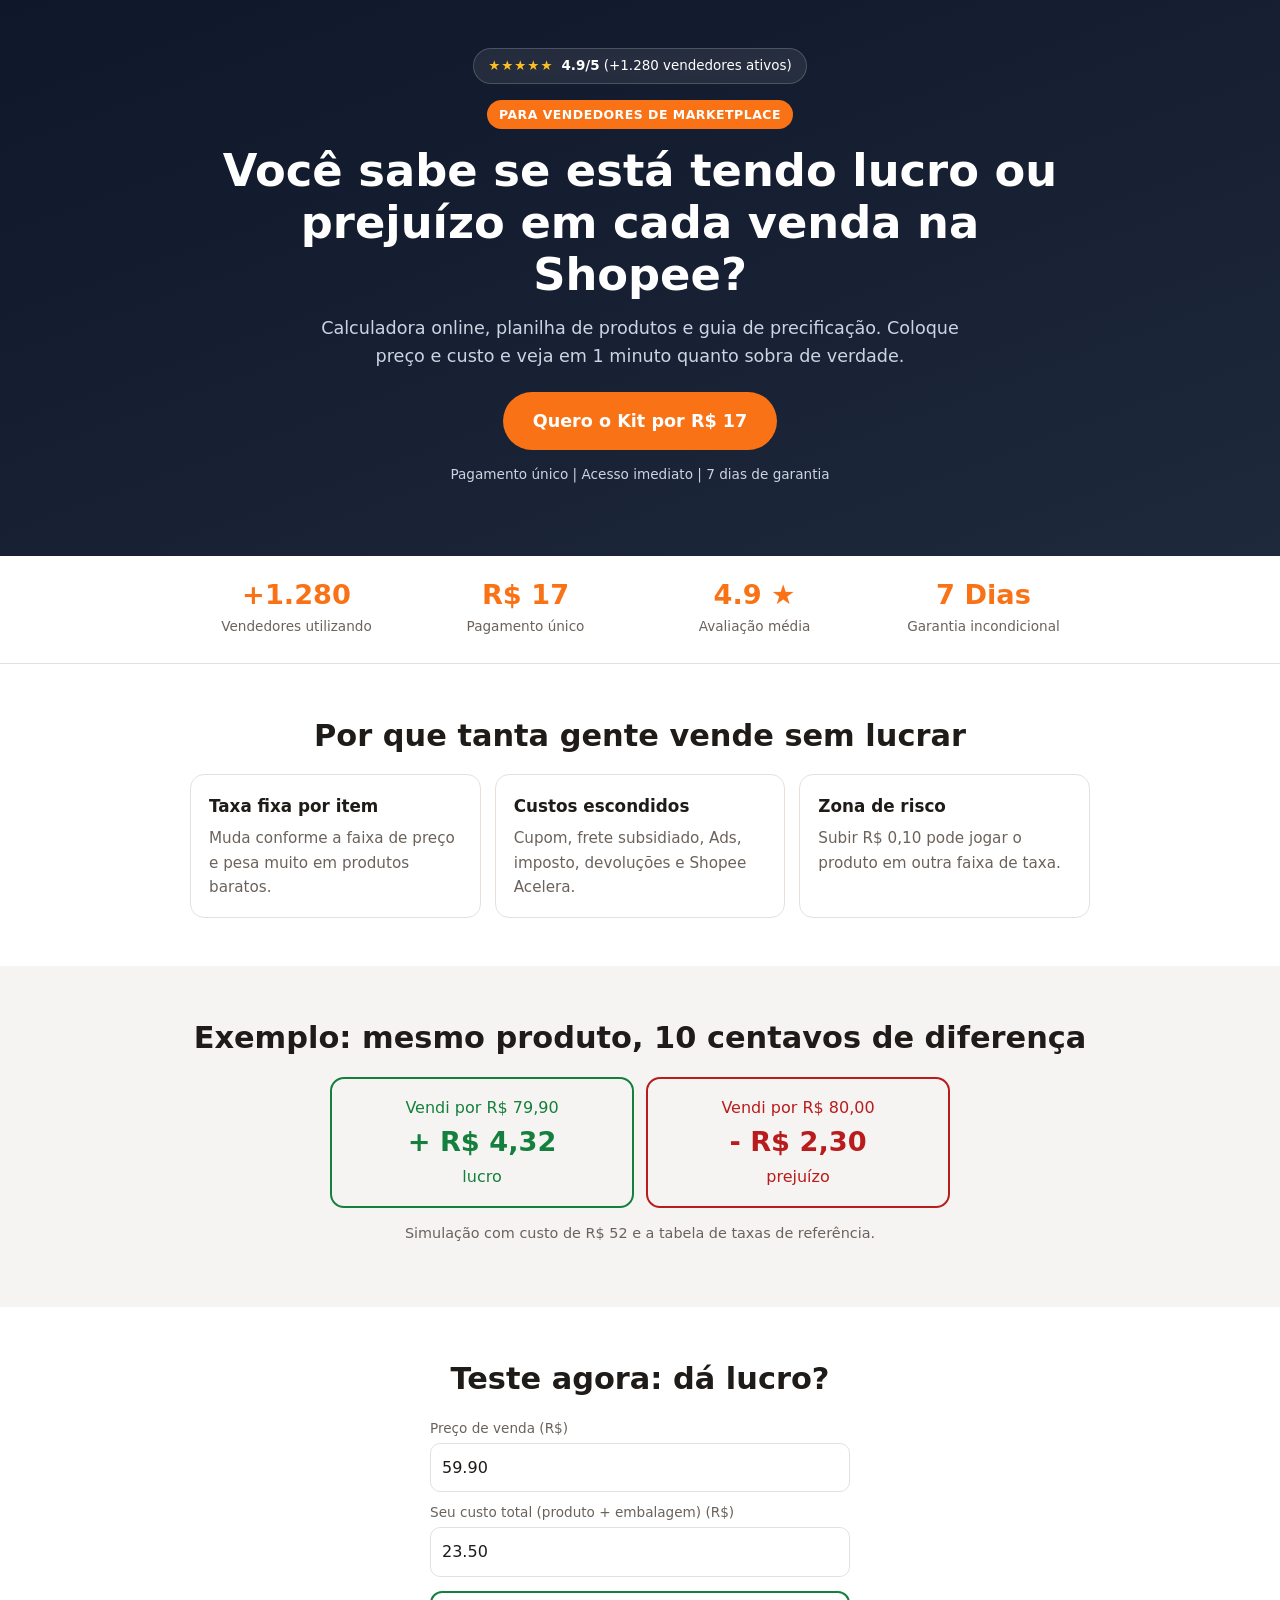
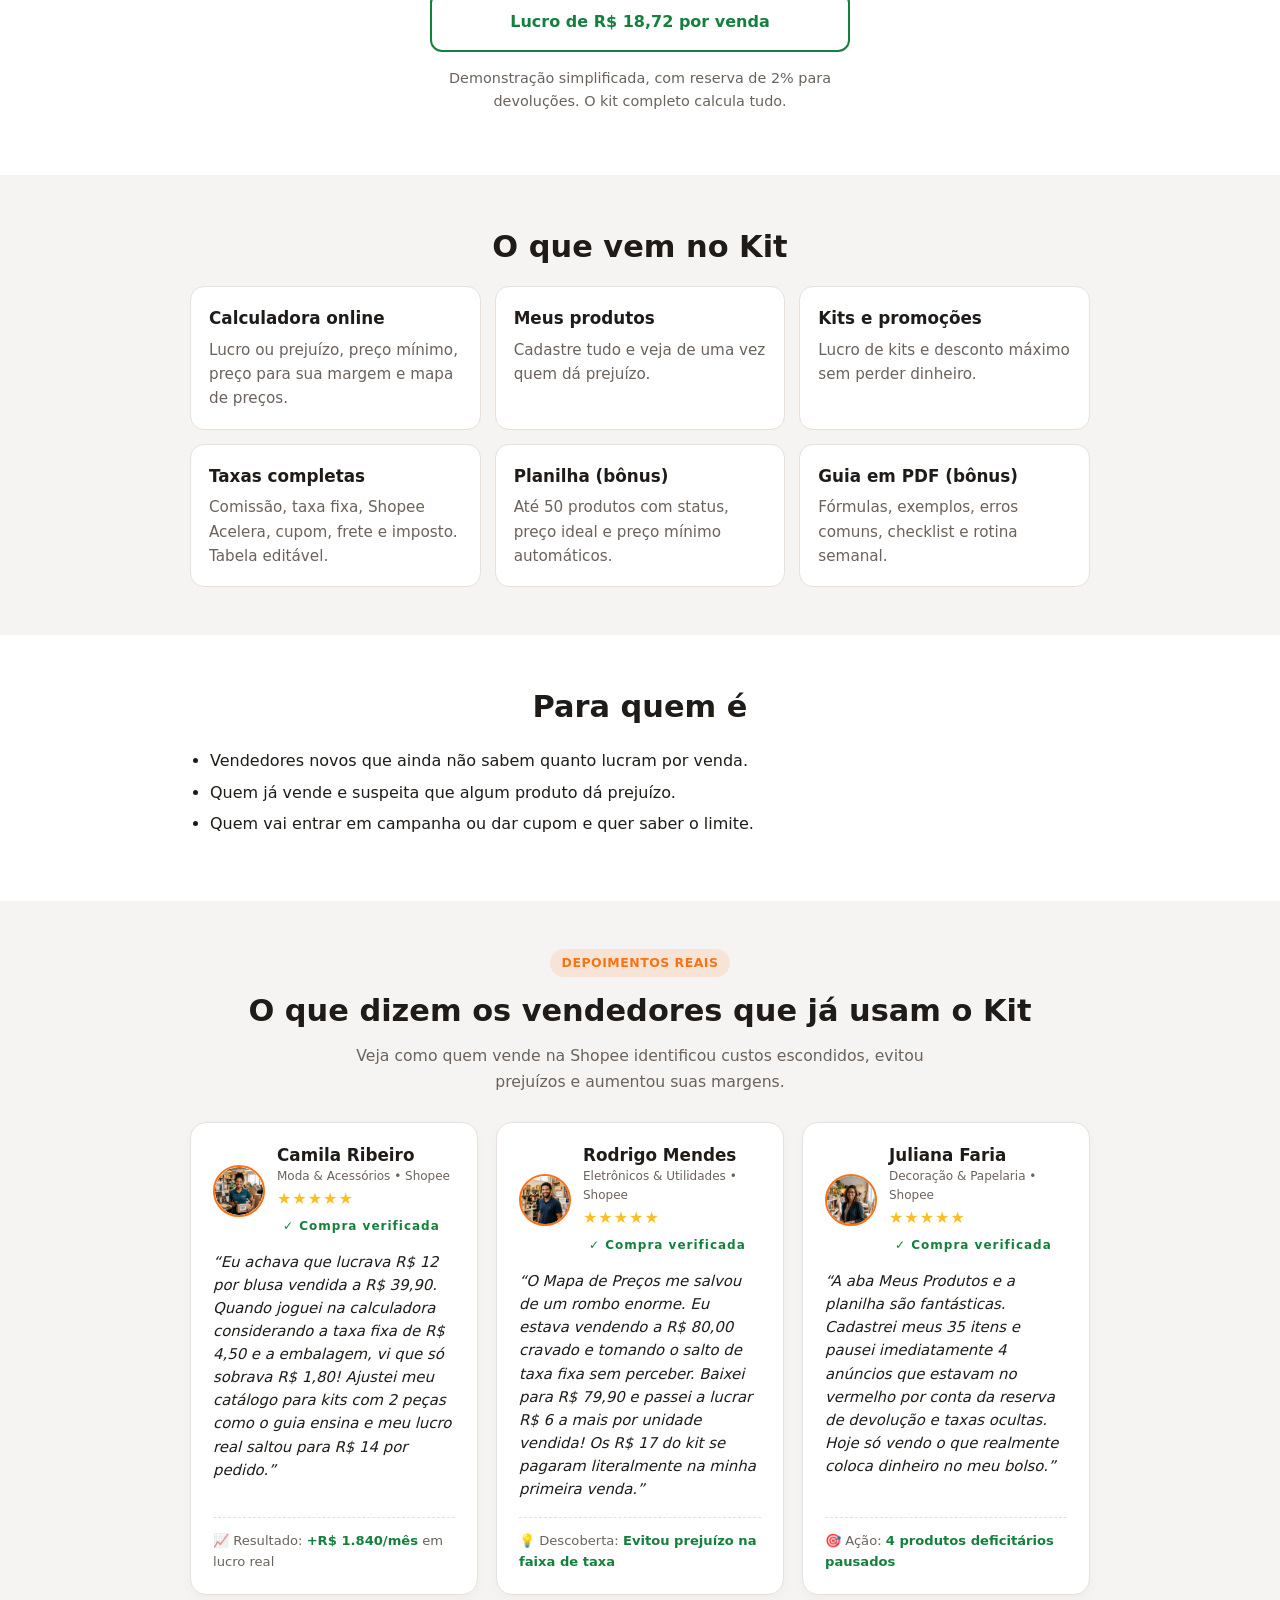
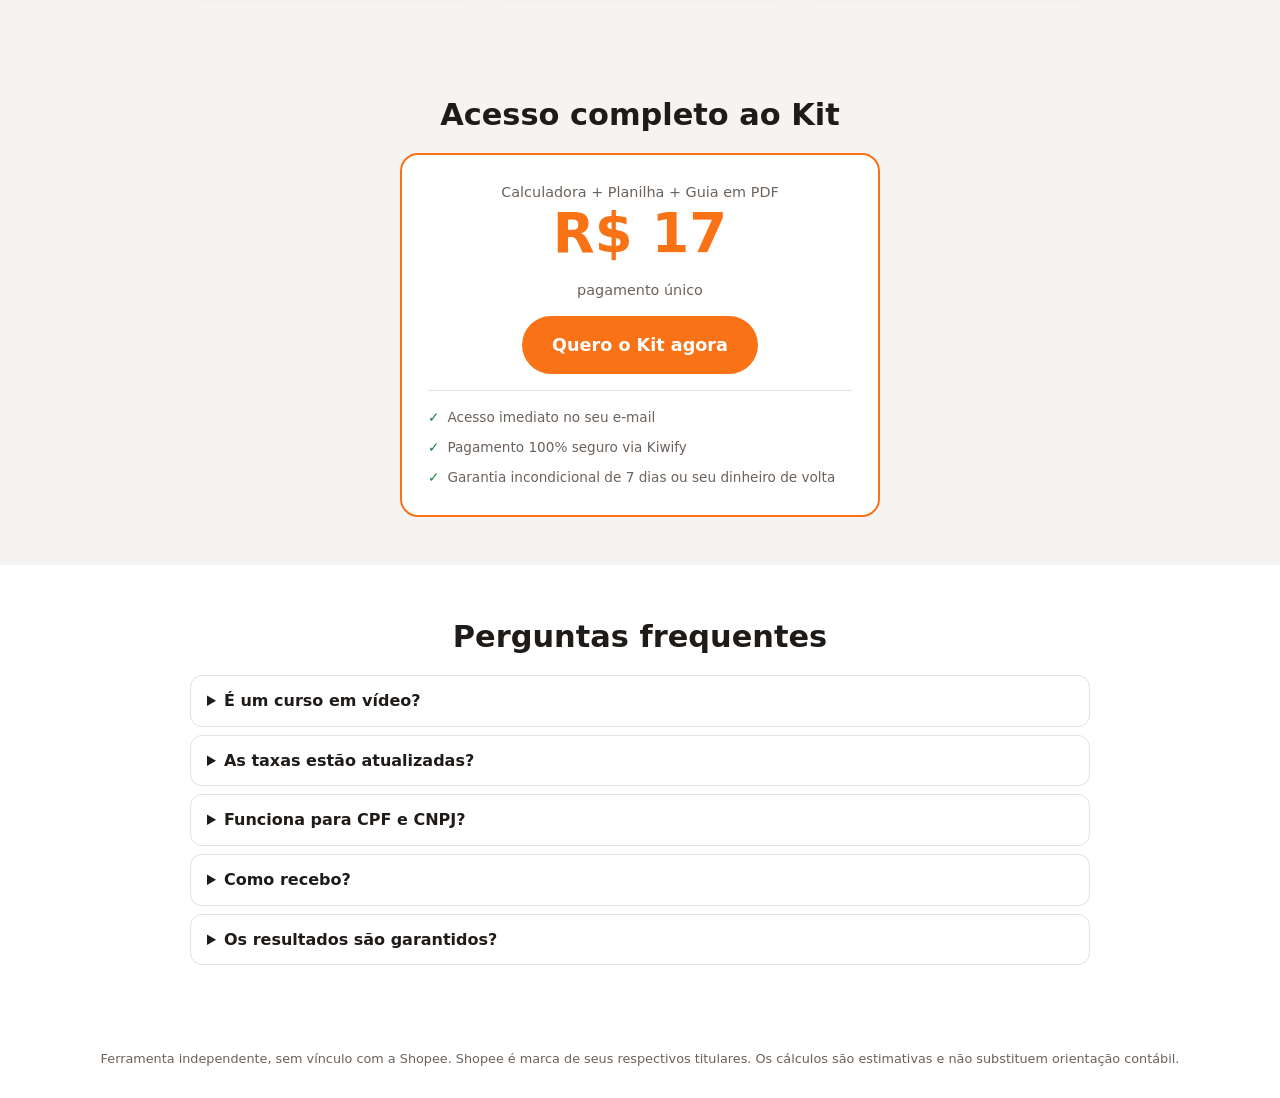
<file: index.html>
<!DOCTYPE html>
<html lang="pt-BR">
<head>
  <meta charset="utf-8">
  <meta name="viewport" content="width=device-width, initial-scale=1, viewport-fit=cover">
  <title>Kit do Vendedor Shopee – Descubra se você tem lucro ou prejuízo</title>
  
  <!-- Primary Meta Tags -->
  <meta name="title" content="Kit do Vendedor Shopee – Descubra se você tem lucro ou prejuízo">
  <meta name="description" content="Calculadora online, planilha de produtos e guia de precificação Shopee. Descubra em 1 minuto quanto sobra de verdade em cada venda e evite prejuízos escondidos.">
  <meta name="theme-color" content="#ee4d2d">

  <!-- Open Graph / Facebook / WhatsApp -->
  <meta property="og:type" content="website">
  <meta property="og:url" content="https://kitvendedorshopee.vercel.app/">
  <meta property="og:title" content="Kit do Vendedor Shopee – Descubra se você tem lucro ou prejuízo">
  <meta property="og:description" content="Calculadora online, planilha de produtos e guia de precificação Shopee. Descubra em 1 minuto quanto sobra de verdade em cada venda e evite prejuízos escondidos.">
  <meta property="og:image" content="https://kitvendedorshopee.vercel.app/og-image.jpg">
  <meta property="og:image:secure_url" content="https://kitvendedorshopee.vercel.app/og-image.jpg">
  <meta property="og:image:type" content="image/jpeg">
  <meta property="og:image:width" content="1280">
  <meta property="og:image:height" content="720">
  <meta property="og:image:alt" content="Kit do Vendedor Shopee - Calculadora e Precificação">
  <meta property="og:locale" content="pt_BR">
  <meta property="og:site_name" content="Kit do Vendedor Shopee">

  <!-- Twitter / X -->
  <meta name="twitter:card" content="summary_large_image">
  <meta name="twitter:url" content="https://kitvendedorshopee.vercel.app/">
  <meta name="twitter:title" content="Kit do Vendedor Shopee – Descubra se você tem lucro ou prejuízo">
  <meta name="twitter:description" content="Calculadora online, planilha de produtos e guia de precificação Shopee. Descubra em 1 minuto quanto sobra de verdade em cada venda e evite prejuízos escondidos.">
  <meta name="twitter:image" content="https://kitvendedorshopee.vercel.app/og-image.jpg">

  <link rel="stylesheet" href="style.css">
</head>
<body>
  <section class="hero">
    <div class="w">
      <div class="trust-pill">
        <span class="stars">★★★★★</span>
        <span><strong>4.9/5</strong> (+1.280 vendedores ativos)</span>
      </div>
      <br>
      <span class="tag">PARA VENDEDORES DE MARKETPLACE</span>
      <h1>Você sabe se está tendo lucro ou prejuízo em cada venda na Shopee?</h1>
      <p>Calculadora online, planilha de produtos e guia de precificação. Coloque preço e custo e veja em 1 minuto quanto sobra de verdade.</p>
      <a class="btn buy" href="https://pay.kiwify.com.br/eOZL2Y8" target="_blank" rel="noopener">Quero o Kit por R$ 17</a>
      <p style="font-size:.85rem;margin-top:14px">Pagamento único | Acesso imediato | 7 dias de garantia</p>
    </div>
  </section>

  <section class="stats-bar">
    <div class="w stats-grid">
      <div class="stat-item">
        <b>+1.280</b>
        <span>Vendedores utilizando</span>
      </div>
      <div class="stat-item">
        <b>R$ 17</b>
        <span>Pagamento único</span>
      </div>
      <div class="stat-item">
        <b>4.9 ★</b>
        <span>Avaliação média</span>
      </div>
      <div class="stat-item">
        <b>7 Dias</b>
        <span>Garantia incondicional</span>
      </div>
    </div>
  </section>

  <section>
    <div class="w">
      <h2>Por que tanta gente vende sem lucrar</h2>
      <div class="g">
        <div class="c">
          <h3>Taxa fixa por item</h3>
          <p>Muda conforme a faixa de preço e pesa muito em produtos baratos.</p>
        </div>
        <div class="c">
          <h3>Custos escondidos</h3>
          <p>Cupom, frete subsidiado, Ads, imposto, devoluções e Shopee Acelera.</p>
        </div>
        <div class="c">
          <h3>Zona de risco</h3>
          <p>Subir R$ 0,10 pode jogar o produto em outra faixa de taxa.</p>
        </div>
      </div>
    </div>
  </section>

  <section class="alt">
    <div class="w">
      <h2>Exemplo: mesmo produto, 10 centavos de diferença</h2>
      <div class="sim">
        <div class="r o">Vendi por R$ 79,90<b>+ R$ 4,32</b>lucro</div>
        <div class="r x">Vendi por R$ 80,00<b>- R$ 2,30</b>prejuízo</div>
      </div>
      <p class="mu">Simulação com custo de R$ 52 e a tabela de taxas de referência.</p>
    </div>
  </section>

  <section>
    <div class="w">
      <h2>Teste agora: dá lucro?</h2>
      <div class="demo">
        <label for="p">Preço de venda (R$)</label>
        <input id="p" type="number" value="59.90" step="0.01" min="0">
        <label for="c">Seu custo total (produto + embalagem) (R$)</label>
        <input id="c" type="number" value="23.50" step="0.01" min="0">
        <div id="out"></div>
        <p class="mu">Demonstração simplificada, com reserva de 2% para devoluções. O kit completo calcula tudo.</p>
      </div>
    </div>
  </section>

  <section class="alt">
    <div class="w">
      <h2>O que vem no Kit</h2>
      <div class="g">
        <div class="c">
          <h3>Calculadora online</h3>
          <p>Lucro ou prejuízo, preço mínimo, preço para sua margem e mapa de preços.</p>
        </div>
        <div class="c">
          <h3>Meus produtos</h3>
          <p>Cadastre tudo e veja de uma vez quem dá prejuízo.</p>
        </div>
        <div class="c">
          <h3>Kits e promoções</h3>
          <p>Lucro de kits e desconto máximo sem perder dinheiro.</p>
        </div>
        <div class="c">
          <h3>Taxas completas</h3>
          <p>Comissão, taxa fixa, Shopee Acelera, cupom, frete e imposto. Tabela editável.</p>
        </div>
        <div class="c">
          <h3>Planilha (bônus)</h3>
          <p>Até 50 produtos com status, preço ideal e preço mínimo automáticos.</p>
        </div>
        <div class="c">
          <h3>Guia em PDF (bônus)</h3>
          <p>Fórmulas, exemplos, erros comuns, checklist e rotina semanal.</p>
        </div>
      </div>
    </div>
  </section>

  <section>
    <div class="w">
      <h2>Para quem é</h2>
      <ul>
        <li>Vendedores novos que ainda não sabem quanto lucram por venda.</li>
        <li>Quem já vende e suspeita que algum produto dá prejuízo.</li>
        <li>Quem vai entrar em campanha ou dar cupom e quer saber o limite.</li>
      </ul>
    </div>
  </section>

  <section class="alt" id="prova">
    <div class="w">
      <span class="section-badge">DEPOIMENTOS REAIS</span>
      <h2>O que dizem os vendedores que já usam o Kit</h2>
      <p class="section-sub">Veja como quem vende na Shopee identificou custos escondidos, evitou prejuízos e aumentou suas margens.</p>

      <div class="reviews-grid">
        <!-- Depoimento 1: Camila -->
        <div class="review-card">
          <div>
            <div class="review-header">
              <img src="depoimentos/camila.jpg" alt="Camila Ribeiro" class="avatar" loading="lazy">
              <div class="reviewer-info">
                <h4>Camila Ribeiro</h4>
                <span class="reviewer-tag">Moda & Acessórios • Shopee</span>
                <div class="stars">★★★★★ <span class="verified">✓ Compra verificada</span></div>
              </div>
            </div>
            <p class="review-text">“Eu achava que lucrava R$ 12 por blusa vendida a R$ 39,90. Quando joguei na calculadora considerando a taxa fixa de R$ 4,50 e a embalagem, vi que só sobrava R$ 1,80! Ajustei meu catálogo para kits com 2 peças como o guia ensina e meu lucro real saltou para R$ 14 por pedido.”</p>
          </div>
          <div class="review-footer">
            <span class="review-impact">📈 Resultado: <strong>+R$ 1.840/mês</strong> em lucro real</span>
          </div>
        </div>

        <!-- Depoimento 2: Rodrigo -->
        <div class="review-card">
          <div>
            <div class="review-header">
              <img src="depoimentos/rodrigo.jpg" alt="Rodrigo Mendes" class="avatar" loading="lazy">
              <div class="reviewer-info">
                <h4>Rodrigo Mendes</h4>
                <span class="reviewer-tag">Eletrônicos & Utilidades • Shopee</span>
                <div class="stars">★★★★★ <span class="verified">✓ Compra verificada</span></div>
              </div>
            </div>
            <p class="review-text">“O Mapa de Preços me salvou de um rombo enorme. Eu estava vendendo a R$ 80,00 cravado e tomando o salto de taxa fixa sem perceber. Baixei para R$ 79,90 e passei a lucrar R$ 6 a mais por unidade vendida! Os R$ 17 do kit se pagaram literalmente na minha primeira venda.”</p>
          </div>
          <div class="review-footer">
            <span class="review-impact">💡 Descoberta: <strong>Evitou prejuízo na faixa de taxa</strong></span>
          </div>
        </div>

        <!-- Depoimento 3: Juliana -->
        <div class="review-card">
          <div>
            <div class="review-header">
              <img src="depoimentos/juliana.jpg" alt="Juliana Faria" class="avatar" loading="lazy">
              <div class="reviewer-info">
                <h4>Juliana Faria</h4>
                <span class="reviewer-tag">Decoração & Papelaria • Shopee</span>
                <div class="stars">★★★★★ <span class="verified">✓ Compra verificada</span></div>
              </div>
            </div>
            <p class="review-text">“A aba Meus Produtos e a planilha são fantásticas. Cadastrei meus 35 itens e pausei imediatamente 4 anúncios que estavam no vermelho por conta da reserva de devolução e taxas ocultas. Hoje só vendo o que realmente coloca dinheiro no meu bolso.”</p>
          </div>
          <div class="review-footer">
            <span class="review-impact">🎯 Ação: <strong>4 produtos deficitários pausados</strong></span>
          </div>
        </div>
      </div>
    </div>
  </section>

  <section class="alt" id="preco">
    <div class="w price">
      <h2>Acesso completo ao Kit</h2>
      <div class="box">
        <p class="mu" style="margin:0">Calculadora + Planilha + Guia em PDF</p>
        <div class="v">R$ 17</div>
        <p class="mu">pagamento único</p>
        <a class="btn buy" href="https://pay.kiwify.com.br/eOZL2Y8" target="_blank" rel="noopener">Quero o Kit agora</a>
        <div class="trust-badges-list">
          <span><span class="icon">✓</span> Acesso imediato no seu e-mail</span>
          <span><span class="icon">✓</span> Pagamento 100% seguro via Kiwify</span>
          <span><span class="icon">✓</span> Garantia incondicional de 7 dias ou seu dinheiro de volta</span>
        </div>
      </div>
    </div>
  </section>

  <section>
    <div class="w">
      <h2>Perguntas frequentes</h2>
      <details>
        <summary>É um curso em vídeo?</summary>
        <p>Não. É uma ferramenta de cálculo com planilha e guia em PDF para consulta rápida.</p>
      </details>
      <details>
        <summary>As taxas estão atualizadas?</summary>
        <p>A tabela é de referência e editável. A Shopee muda as regras com frequência, então confira sempre na sua Central do Vendedor.</p>
      </details>
      <details>
        <summary>Funciona para CPF e CNPJ?</summary>
        <p>Sim. Há opção para CPF com mais de 450 pedidos em 90 dias, imposto configurável e Shopee Acelera.</p>
      </details>
      <details>
        <summary>Como recebo?</summary>
        <p>Logo após o pagamento você recebe o acesso à calculadora, à planilha e ao guia.</p>
      </details>
      <details>
        <summary>Os resultados são garantidos?</summary>
        <p>São estimativas baseadas nos dados que você informa. Não prometemos ganhos, apenas ajudamos você a enxergar seus números.</p>
      </details>
    </div>
  </section>

  <footer>
    Ferramenta independente, sem vínculo com a Shopee. Shopee é marca de seus respectivos titulares. Os cálculos são estimativas e não substituem orientação contábil.
  </footer>

  <script src="script.js"></script>
</body>
</html>
</file>
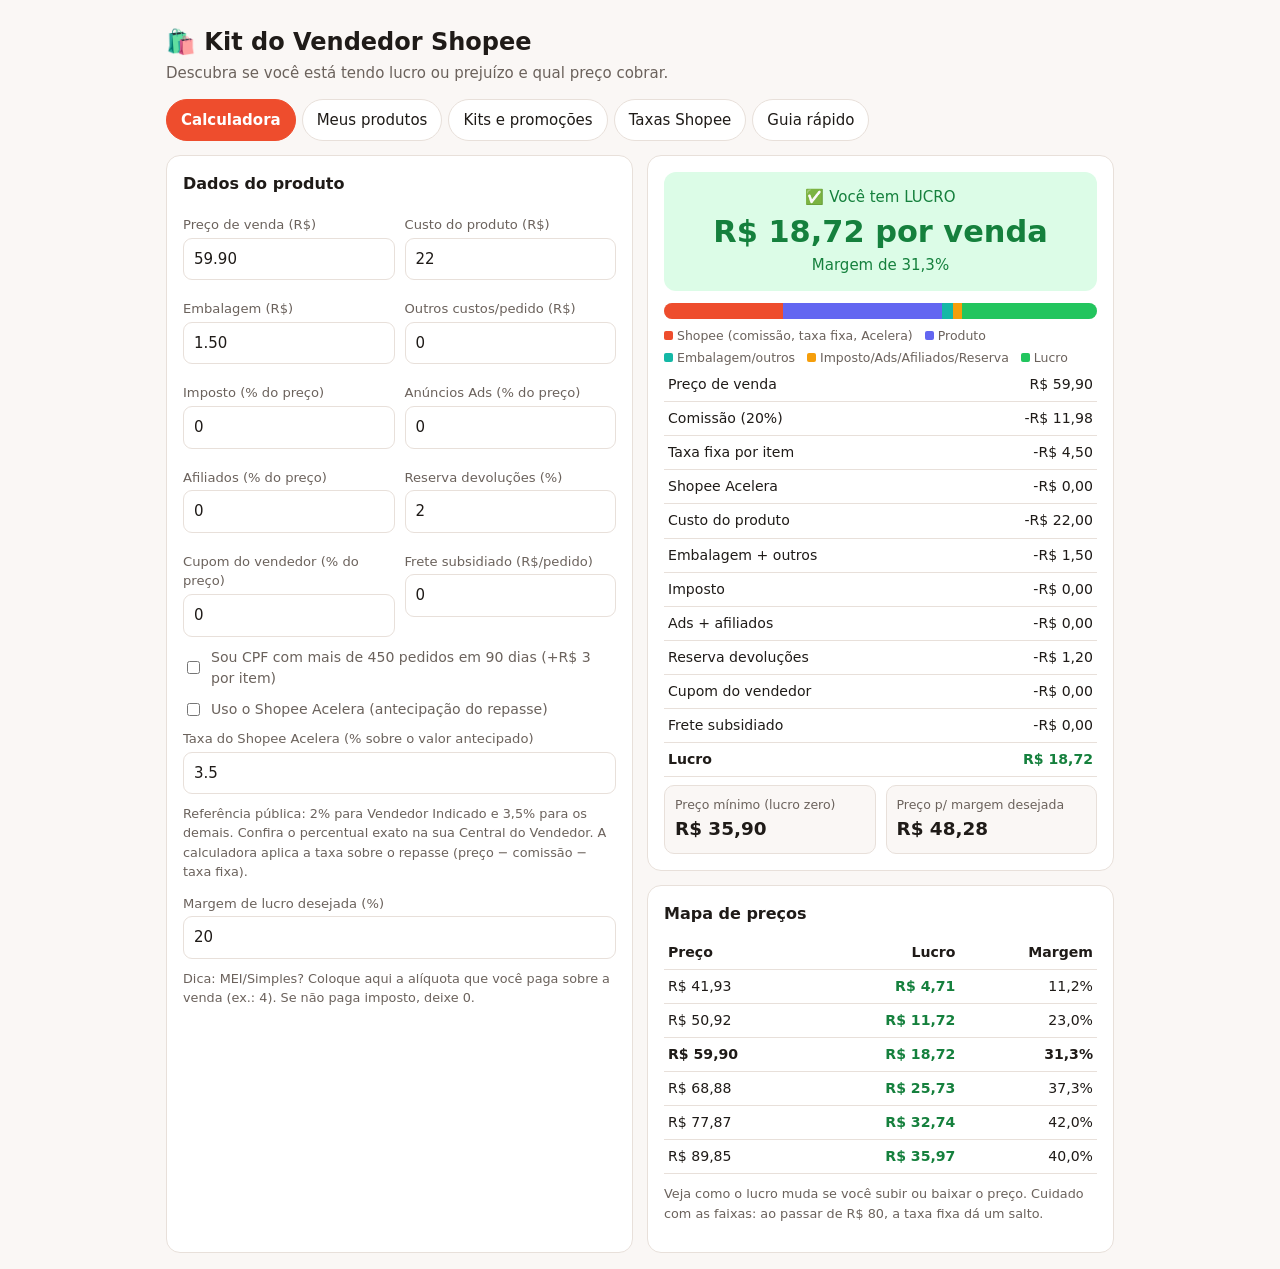
<file: kit/1-produto-para-o-cliente/kit-vendedor-shopee.html>
<!DOCTYPE html>
<html lang="pt-BR">
<head>
<meta charset="utf-8">
<meta name="viewport" content="width=device-width, initial-scale=1, viewport-fit=cover">
<title>Kit do Vendedor Shopee – Calculadora e Precificação</title>
<style>
:root{--bg:#faf7f5;--card:#fff;--tx:#1f1b18;--mu:#6b625c;--bd:#e8e0da;--pr:#ee4d2d;--ok:#15803d;--okb:#dcfce7;--no:#b91c1c;--nob:#fee2e2;--wa:#a16207;--wab:#fef3c7;--in:#fff;box-sizing:border-box;padding-top:env(safe-area-inset-top,0px);padding-bottom:env(safe-area-inset-bottom,0px)}
@media(prefers-color-scheme:dark){:root:not([data-theme="light"]){--bg:#17130f;--card:#221c17;--tx:#f5efe9;--mu:#a89e96;--bd:#3a312a;--pr:#ff6b4a;--ok:#4ade80;--okb:#12301d;--no:#f87171;--nob:#3a1717;--wa:#fbbf24;--wab:#33280b;--in:#2b241e}}
:root[data-theme="dark"]{--bg:#17130f;--card:#221c17;--tx:#f5efe9;--mu:#a89e96;--bd:#3a312a;--pr:#ff6b4a;--ok:#4ade80;--okb:#12301d;--no:#f87171;--nob:#3a1717;--wa:#fbbf24;--wab:#33280b;--in:#2b241e}
html{scroll-padding-top:env(safe-area-inset-top,0px)}
*{box-sizing:border-box}
body{margin:0;background:var(--bg);color:var(--tx);font:15px/1.5 system-ui,-apple-system,"Segoe UI",Roboto,sans-serif}
.w{max-width:980px;margin:0 auto;padding:16px}
h1{font-size:1.5rem;margin:8px 0 2px}.sub{color:var(--mu);margin:0 0 14px}
.tabs{display:flex;gap:6px;overflow-x:auto;margin-bottom:14px}
.tabs button{border:1px solid var(--bd);background:var(--card);color:var(--tx);padding:9px 14px;border-radius:999px;font:inherit;cursor:pointer;white-space:nowrap}
.tabs button.on{background:var(--pr);border-color:var(--pr);color:#fff;font-weight:600}
.g{display:grid;grid-template-columns:1fr 1fr;gap:14px}
@media(max-width:720px){.g{grid-template-columns:1fr}}
.c{background:var(--card);border:1px solid var(--bd);border-radius:14px;padding:16px}
.c h2{font-size:1rem;margin:0 0 10px}
label{display:block;font-size:.82rem;color:var(--mu);margin:9px 0 3px}
input[type=text],input[type=number]{width:100%;padding:9px 10px;border:1px solid var(--bd);border-radius:9px;background:var(--in);color:var(--tx);font:inherit}
.r2{display:grid;grid-template-columns:1fr 1fr;gap:10px}
.chk{display:flex;gap:8px;align-items:center;margin-top:10px;font-size:.88rem}
.badge{border-radius:12px;padding:14px;text-align:center;margin-bottom:12px}
.badge b{display:block;font-size:1.9rem}
.ok{background:var(--okb);color:var(--ok)}.no{background:var(--nob);color:var(--no)}.wa{background:var(--wab);color:var(--wa)}
table{width:100%;border-collapse:collapse;font-size:.88rem}
td,th{padding:6px 4px;border-bottom:1px solid var(--bd);text-align:right}
td:first-child,th:first-child{text-align:left}
.sc{overflow-x:auto}
.bar{display:flex;height:16px;border-radius:8px;overflow:hidden;margin:8px 0;background:var(--bd)}
.bar i{display:block;height:100%}
.lg{display:flex;flex-wrap:wrap;gap:4px 12px;font-size:.78rem;color:var(--mu)}
.lg span:before{content:"";display:inline-block;width:9px;height:9px;border-radius:2px;margin-right:4px;background:var(--k)}
.pr{display:grid;grid-template-columns:1fr 1fr;gap:10px;margin-top:8px}
.pr div{background:var(--bg);border:1px solid var(--bd);border-radius:10px;padding:10px}
.pr small{color:var(--mu);display:block}.pr b{font-size:1.15rem}
.note{font-size:.8rem;color:var(--mu);margin-top:10px}
.hid{display:none}.btn{margin-top:12px;padding:9px 14px;border-radius:9px;border:0;background:var(--pr);color:#fff;font:inherit;font-weight:600;cursor:pointer}.x{background:none;border:0;color:var(--no);cursor:pointer;font-size:1rem}
ul.t{padding-left:18px;margin:6px 0}ul.t li{margin:6px 0}
.bd{color:var(--no);font-weight:600}.gd{color:var(--ok);font-weight:600}
</style>
</head>
<body>
<div class="w">
<h1>🛍️ Kit do Vendedor Shopee</h1>
<p class="sub">Descubra se você está tendo lucro ou prejuízo e qual preço cobrar.</p>
<div class="tabs" id="tabs">
<button class="on" data-t="calc">Calculadora</button>
<button data-t="prod">Meus produtos</button>
<button data-t="kit">Kits e promoções</button>
<button data-t="tab">Taxas Shopee</button>
<button data-t="dicas">Guia rápido</button>
</div>

<section id="calc">
<div class="g">
<div class="c">
<h2>Dados do produto</h2>
<div class="r2">
<div><label>Preço de venda (R$)</label><input type="number" id="preco" value="59.90" step="0.01" min="0"></div>
<div><label>Custo do produto (R$)</label><input type="number" id="custo" value="22" step="0.01" min="0"></div>
<div><label>Embalagem (R$)</label><input type="number" id="emb" value="1.50" step="0.01" min="0"></div>
<div><label>Outros custos/pedido (R$)</label><input type="number" id="out" value="0" step="0.01" min="0"></div>
<div><label>Imposto (% do preço)</label><input type="number" id="imp" value="0" step="0.1" min="0"></div>
<div><label>Anúncios Ads (% do preço)</label><input type="number" id="ads" value="0" step="0.1" min="0"></div>
<div><label>Afiliados (% do preço)</label><input type="number" id="afi" value="0" step="0.1" min="0"></div>
<div><label>Reserva devoluções (%)</label><input type="number" id="dev" value="2" step="0.1" min="0"></div>
<div><label>Cupom do vendedor (% do preço)</label><input type="number" id="cup" value="0" step="0.1" min="0"></div>
<div><label>Frete subsidiado (R$/pedido)</label><input type="number" id="fre" value="0" step="0.01" min="0"></div>
</div>
<label class="chk"><input type="checkbox" id="cpf"> Sou CPF com mais de 450 pedidos em 90 dias (+R$ 3 por item)</label>
<label class="chk"><input type="checkbox" id="ace"> Uso o Shopee Acelera (antecipação do repasse)</label>
<label>Taxa do Shopee Acelera (% sobre o valor antecipado)</label><input type="number" id="acet" value="3.5" step="0.1" min="0">
<p class="note">Referência pública: 2% para Vendedor Indicado e 3,5% para os demais. Confira o percentual exato na sua Central do Vendedor. A calculadora aplica a taxa sobre o repasse (preço − comissão − taxa fixa).</p>
<label>Margem de lucro desejada (%)</label>
<input type="number" id="mg" value="20" step="1" min="0" max="80">
<p class="note">Dica: MEI/Simples? Coloque aqui a alíquota que você paga sobre a venda (ex.: 4). Se não paga imposto, deixe 0.</p>
</div>

<div>
<div class="c" id="res">
<div class="badge" id="bdg"></div>
<div class="bar" id="bar"></div>
<div class="lg" id="lg"></div>
<table id="det"></table>
<div class="pr">
<div><small>Preço mínimo (lucro zero)</small><b id="pmin"></b></div>
<div><small>Preço p/ margem desejada</small><b id="pmg"></b></div>
</div>
</div>
<div class="c" style="margin-top:14px">
<h2>Mapa de preços</h2>
<div class="sc"><table id="map"></table></div>
<p class="note">Veja como o lucro muda se você subir ou baixar o preço. Cuidado com as faixas: ao passar de R$ 80, a taxa fixa dá um salto.</p>
</div>
</div>
</div>
</section>

<section id="prod" class="hid"><div class="c"><h2>Meus produtos</h2>
<p class="note" style="margin-top:0">Cadastre seus produtos e veja de uma vez quais dão lucro e quais dão prejuízo. Usa as configurações da Calculadora (embalagem, imposto, Ads, Acelera, cupom, frete). Os dados ficam salvos neste navegador.</p>
<div class="r2"><div><label>Produto</label><input type="text" id="pn" placeholder="Ex.: Capa de celular"></div><div></div><div><label>Preço (R$)</label><input type="number" id="pp" step="0.01"></div><div><label>Custo (R$)</label><input type="number" id="pc" step="0.01"></div></div>
<button class="btn" id="padd">Adicionar produto</button>
<p class="note" id="psum"></p><div class="sc"><table id="plist"></table></div></div></section>

<section id="kit" class="hid"><div class="g">
<div class="c"><h2>Kits: leve mais e dilua a taxa fixa</h2>
<label>Desconto no kit (% sobre o preço unitário)</label><input type="number" id="kd" value="5" step="1" min="0">
<div class="sc"><table id="ktab"></table></div>
<p class="note">Usa o preço e o custo da Calculadora. A embalagem conta uma vez por kit. Kits acima de R$ 80 mudam de faixa de taxa.</p></div>
<div class="c"><h2>Promoção e desconto</h2>
<div class="sc"><table id="dtab"></table></div>
<div class="pr"><div><small>Desconto máximo sem prejuízo</small><b id="dmax"></b></div><div><small>Desconto máx. mantendo a margem desejada</small><b id="dmg"></b></div></div>
<p class="note">Antes de entrar em campanha, veja até onde dá para baixar o preço.</p></div>
</div></section>

<section id="tab" class="hid">
<div class="c">
<h2>Tabela de comissão (editável)</h2>
<p class="note" style="margin-top:0">Valores de referência baseados em fontes públicas (vigentes desde março/2026; taxa fixa até R$ 79,99 reportada a R$ 4,50 desde 1º/10). A Shopee muda as regras com frequência: <b>confira na sua Central do Vendedor</b> e ajuste abaixo. A calculadora usa esta tabela. A taxa de transação já está incluída na comissão.</p>
<div class="sc"><table id="ft"></table></div>
<button id="rst" style="margin-top:12px;padding:8px 14px;border-radius:9px;border:1px solid var(--bd);background:var(--card);color:var(--tx);cursor:pointer">Restaurar valores de referência</button>
</div>
</section>

<section id="dicas" class="hid">
<div class="g">
<div class="c"><h2>Como a conta é feita</h2>
<ul class="t">
<li><b>Lucro = Preço − Taxas Shopee − Custo − Embalagem − Impostos − Ads − Afiliados − Reserva</b></li>
<li>Taxas Shopee = comissão (%) + taxa fixa por item + Shopee Acelera, se você usa.</li>
<li>Não entram automaticamente: frete subsidiado ou excedente de peso, taxa de R$ 10 por devolução causada pelo vendedor e cupons. Lance esses valores em “Outros custos” ou na “Reserva devoluções”.</li>
<li>Margem = Lucro ÷ Preço de venda.</li>
<li>Se o lucro ficar negativo, cada venda <span class="bd">te custa dinheiro</span>.</li>
</ul></div>
<div class="c"><h2>Erros que geram prejuízo</h2>
<ul class="t">
<li>Olhar só o percentual e esquecer a taxa fixa por item.</li>
<li>Não contar embalagem, imposto, devoluções e anúncios.</li>
<li>Vender produto muito barato: a taxa fixa pesa demais.</li>
<li>Usar o preço antigo depois de mudanças nas regras.</li>
<li>Dar cupom/desconto sem recalcular a margem.</li>
</ul></div>
<div class="c"><h2>Como melhorar a margem</h2>
<ul class="t">
<li>Monte <b>kits</b> (2 ou 3 unidades) para diluir a taxa fixa.</li>
<li>Negocie o custo com fornecedores em quantidade.</li>
<li>Use embalagem sob medida, mais barata e leve.</li>
<li>Teste preços um pouco acima: veja o Mapa de preços.</li>
<li>Invista em Ads só em produtos com margem folgada.</li>
</ul></div>
<div class="c"><h2>Rotina semanal</h2>
<ul class="t">
<li>Revise o preço dos 10 produtos mais vendidos.</li>
<li>Pause produtos com lucro abaixo de zero.</li>
<li>Atualize o custo sempre que o fornecedor mudar.</li>
<li>Confira avisos de taxas na Central do Vendedor.</li>
<li>Cadastre tudo em Meus produtos e corte quem está no vermelho.</li>
<li>Antes de campanhas e cupons, use Kits e promoções.</li>
</ul></div>
</div>
<p class="note">Esta ferramenta é uma estimativa e não substitui orientação contábil. Frete subsidiado, categorias e campanhas podem alterar o resultado final.</p>
</section>
</div>

<script>
var DEF=[[0,20,4.5],[80,14,16],[100,14,20],[200,14,26]];
var T=JSON.parse(JSON.stringify(DEF));
var $=function(i){return document.getElementById(i)};
var R=function(v){return (isFinite(v)?v:0).toLocaleString("pt-BR",{style:"currency",currency:"BRL"})};
var N=function(i){var v=parseFloat($(i).value);return isFinite(v)?v:0};
function tier(p){var t=T[0];for(var i=0;i<T.length;i++){if(p>=T[i][0])t=T[i]}return t}
function calc(p,q,c){
var t=tier(p),cpf=$("cpf").checked?3:0;
var o={com:p*t[1]/100,fix:t[2]+cpf,cus:(c==null?N("custo"):c)*(q||1),emb:N("emb"),out:N("out"),imp:p*N("imp")/100,ads:p*N("ads")/100,afi:p*N("afi")/100,dev:p*N("dev")/100,cup:p*N("cup")/100,fre:N("fre")};
o.ace=$("ace").checked?(p-o.com-o.fix)*N("acet")/100:0;o.lucro=p-o.com-o.fix-o.ace-o.cus-o.emb-o.out-o.imp-o.ads-o.afi-o.dev-o.cup-o.fre;
o.mg=p>0?o.lucro/p*100:0;return o}
function solve(m){
var v=(N("imp")+N("ads")+N("afi")+N("dev")+N("cup"))/100,cpf=$("cpf").checked?3:0,k=$("ace").checked?N("acet")/100:0,base=N("custo")+N("emb")+N("out")+N("fre");
for(var i=0;i<T.length;i++){
var c=T[i][1]/100,A=c+k*(1-c)+v+m/100;if(A>=1)continue;
var P=(base+(T[i][2]+cpf)*(1-k))/(1-A),nx=i+1<T.length?T[i+1][0]:Infinity;
P=Math.max(P,T[i][0]);if(P<nx)return Math.ceil(P*100)/100}
return null}
function render(){
var p=N("preco"),o=calc(p),b=$("bdg");
var cls=o.lucro<-0.005?"no":(o.mg<10?"wa":"ok");
b.className="badge "+cls;
var msg=o.lucro<-0.005?"❌ Você está no PREJUÍZO":(o.mg<10?"⚠️ Lucro baixo":"✅ Você tem LUCRO");
b.innerHTML=msg+"<b>"+R(o.lucro)+" por venda</b>Margem de "+o.mg.toFixed(1).replace(".",",")+"%";
var parts=[["Shopee (comissão, taxa fixa, Acelera)",o.com+o.fix+o.ace,"#ee4d2d"],["Produto",o.cus,"#6366f1"],["Embalagem/outros",o.emb+o.out+o.fre,"#14b8a6"],["Imposto/Ads/Afiliados/Reserva",o.imp+o.ads+o.afi+o.dev+o.cup,"#f59e0b"],["Lucro",Math.max(o.lucro,0),"#22c55e"]];
var tot=parts.reduce(function(s,x){return s+x[1]},0)||1;
$("bar").innerHTML=parts.map(function(x){return '<i style="width:'+(x[1]/tot*100)+'%;background:'+x[2]+'"></i>'}).join("");
$("lg").innerHTML=parts.map(function(x){return '<span style="--k:'+x[2]+'">'+x[0]+"</span>"}).join("");
var rows=[["Preço de venda",p],["Comissão ("+tier(p)[1]+"%)",-o.com],["Taxa fixa por item",-o.fix],["Shopee Acelera",-o.ace],["Custo do produto",-o.cus],["Embalagem + outros",-(o.emb+o.out)],["Imposto",-o.imp],["Ads + afiliados",-(o.ads+o.afi)],["Reserva devoluções",-o.dev],["Cupom do vendedor",-o.cup],["Frete subsidiado",-o.fre]];
$("det").innerHTML=rows.map(function(r){return "<tr><td>"+r[0]+"</td><td>"+R(r[1])+"</td></tr>"}).join("")+'<tr><th>Lucro</th><th class="'+(o.lucro<0?"bd":"gd")+'">'+R(o.lucro)+"</th></tr>";
var a=solve(0),c=solve(N("mg"));
$("pmin").textContent=a?R(a):"—";$("pmg").textContent=c?R(c):"inviável";
var h="<tr><th>Preço</th><th>Lucro</th><th>Margem</th></tr>";
[0.7,0.85,1,1.15,1.3,1.5].forEach(function(f){var q=Math.round(p*f*100)/100,x=calc(q);
h+="<tr"+(f==1?' style="font-weight:700"':"")+"><td>"+R(q)+"</td><td class='"+(x.lucro<0?"bd":"gd")+"'>"+R(x.lucro)+"</td><td>"+x.mg.toFixed(1).replace(".",",")+"%</td></tr>"});
$("map").innerHTML=h;extra()}
function ftab(){
var h="<tr><th>A partir de (R$)</th><th>Comissão %</th><th>Taxa fixa (R$)</th></tr>";
T.forEach(function(r,i){h+="<tr><td>"+(i==0?"0 (base)":'<input type="number" data-i="'+i+'" data-j="0" value="'+r[0]+'">')+'</td><td><input type="number" data-i="'+i+'" data-j="1" value="'+r[1]+'" step="0.1"></td><td><input type="number" data-i="'+i+'" data-j="2" value="'+r[2]+'" step="0.01"></td></tr>'});
$("ft").innerHTML=h}
$("ft").addEventListener("input",function(e){var d=e.target.dataset;if(!d.i)return;var v=parseFloat(e.target.value);T[+d.i][+d.j]=isFinite(v)?v:0;render()});
$("rst").onclick=function(){T=JSON.parse(JSON.stringify(DEF));ftab();render()};
document.querySelectorAll("input").forEach(function(i){i.addEventListener("input",render)});
$("tabs").addEventListener("click",function(e){var t=e.target.dataset.t;if(!t)return;
document.querySelectorAll(".tabs button").forEach(function(b){b.classList.toggle("on",b===e.target)});
["calc","prod","kit","tab","dicas"].forEach(function(s){$(s).classList.toggle("hid",s!==t)})});
function esc(s){return String(s).replace(/[&<>]/g,function(c){return{"&":"&amp;","<":"&lt;",">":"&gt;"}[c]})}
var P=[];try{P=JSON.parse(localStorage.getItem("shp")||"[]")}catch(e){}
function psv(){try{localStorage.setItem("shp",JSON.stringify(P))}catch(e){}}
function plist(){var h="<tr><th>Produto</th><th>Preço</th><th>Custo</th><th>Lucro</th><th>Margem</th><th></th></tr>",nb=0,nl=0;
P.forEach(function(r,i){var x=calc(r.p,1,r.c);if(x.lucro<0)nb++;else if(x.mg<10)nl++;
h+="<tr><td>"+esc(r.n)+"</td><td>"+R(r.p)+"</td><td>"+R(r.c)+"</td><td class='"+(x.lucro<0?"bd":"gd")+"'>"+R(x.lucro)+"</td><td>"+x.mg.toFixed(1).replace(".",",")+"%</td><td><button class='x' data-d='"+i+"'>✕</button></td></tr>"});
$("plist").innerHTML=P.length?h:"";
$("psum").textContent=P.length?P.length+" produtos: "+nb+" no prejuízo e "+nl+" com margem abaixo de 10%.":"Nenhum produto cadastrado ainda."}
$("padd").onclick=function(){var p=parseFloat($("pp").value);if(!(p>0))return;P.push({n:$("pn").value||"Produto "+(P.length+1),p:p,c:parseFloat($("pc").value)||0});psv();$("pn").value=$("pp").value=$("pc").value="";plist()};
$("plist").addEventListener("click",function(e){var d=e.target.dataset.d;if(d==null)return;P.splice(+d,1);psv();plist()});
function extra(){var p=N("preco"),d=N("kd")/100,mg=N("mg"),h="<tr><th>Qtd</th><th>Preço do kit</th><th>Lucro do kit</th><th>Lucro/un.</th></tr>";
for(var q=1;q<=5;q++){var kp=Math.round(p*q*(q>1?1-d:1)*100)/100,x=calc(kp,q);h+="<tr><td>"+q+" un.</td><td>"+R(kp)+"</td><td class='"+(x.lucro<0?"bd":"gd")+"'>"+R(x.lucro)+"</td><td>"+R(x.lucro/q)+"</td></tr>"}
$("ktab").innerHTML=h;
h="<tr><th>Desconto</th><th>Preço</th><th>Lucro</th></tr>";
[0,5,10,15,20,30].forEach(function(f){var q=Math.round(p*(1-f/100)*100)/100,x=calc(q);h+="<tr><td>"+f+"%</td><td>"+R(q)+"</td><td class='"+(x.lucro<0?"bd":"gd")+"'>"+R(x.lucro)+"</td></tr>"});
$("dtab").innerHTML=h;
var a=-1,b=-1,f,s1=0,s2=0;for(f=0;f<=99;f+=0.5){var y=calc(p*(1-f/100));if(!s1&&y.lucro>=0)a=f;else s1=1;if(!s2&&y.mg>=mg)b=f;else s2=1}
$("dmax").textContent=a<0?"já no prejuízo":a+"%";$("dmg").textContent=b<0?"—":b+"%";plist()}
ftab();render();
</script>
</body>
</html>
</file>
<file: style.css>
/* ==========================================================================
   Design & Estilos - Landing Page: Kit do Vendedor Shopee
   ========================================================================== */

:root {
  --bg: #ffffff;
  --alt: #f6f4f2;
  --tx: #1f1b18;
  --mu: #6b625c;
  --bd: #e8e0da;
  --pr: #f97316;
  --ok: #15803d;
  --no: #b91c1c;
  --hero: #0f172a;
  --in: #ffffff;
  box-sizing: border-box;
  padding-top: env(safe-area-inset-top, 0px);
  padding-bottom: env(safe-area-inset-bottom, 0px);
}

@media (prefers-color-scheme: dark) {
  :root:not([data-theme="light"]) {
    --bg: #14110e;
    --alt: #1d1814;
    --tx: #f5efe9;
    --mu: #a89e96;
    --bd: #3a312a;
    --ok: #4ade80;
    --no: #f87171;
    --in: #2b241e;
  }
}

:root[data-theme="dark"] {
  --bg: #14110e;
  --alt: #1d1814;
  --tx: #f5efe9;
  --mu: #a89e96;
  --bd: #3a312a;
  --ok: #4ade80;
  --no: #f87171;
  --in: #2b241e;
}

html {
  scroll-padding-top: env(safe-area-inset-top, 0px);
  scroll-behavior: smooth;
}

* {
  box-sizing: border-box;
}

body {
  margin: 0;
  background: var(--bg);
  color: var(--tx);
  font: 16px/1.6 system-ui, -apple-system, "Segoe UI", Roboto, sans-serif;
  -webkit-font-smoothing: antialiased;
}

section {
  padding: 48px 18px;
}

.alt {
  background: var(--alt);
}

.w {
  max-width: 900px;
  margin: 0 auto;
}

h1 {
  font-size: clamp(1.8rem, 5vw, 2.8rem);
  line-height: 1.15;
  margin: 0 0 14px;
}

h2 {
  font-size: clamp(1.4rem, 4vw, 1.9rem);
  margin: 0 0 14px;
  text-align: center;
}

.hero {
  background: linear-gradient(160deg, #0f172a, #1e293b);
  color: #ffffff;
  text-align: center;
}

.hero p {
  color: #cbd5e1;
  font-size: 1.1rem;
  max-width: 640px;
  margin: 0 auto 22px;
}

.tag {
  display: inline-block;
  background: var(--pr);
  color: #ffffff;
  font-weight: 700;
  font-size: 0.78rem;
  padding: 5px 12px;
  border-radius: 99px;
  margin-bottom: 16px;
  letter-spacing: 0.5px;
}

.btn {
  display: inline-block;
  background: var(--pr);
  color: #ffffff;
  font-weight: 700;
  font-size: 1.1rem;
  padding: 15px 30px;
  border-radius: 99px;
  text-decoration: none;
  cursor: pointer;
  transition: transform 0.15s ease, opacity 0.15s ease;
}

.btn:hover {
  opacity: 0.95;
  transform: translateY(-1px);
}

.btn:active {
  transform: translateY(0);
}

.g {
  display: grid;
  grid-template-columns: repeat(auto-fit, minmax(240px, 1fr));
  gap: 14px;
}

.c {
  background: var(--bg);
  border: 1px solid var(--bd);
  border-radius: 14px;
  padding: 18px;
}

.alt .c {
  background: var(--bg);
}

.c h3 {
  margin: 0 0 6px;
  font-size: 1.05rem;
}

.c p {
  margin: 0;
  color: var(--mu);
  font-size: 0.95rem;
}

.sim {
  display: grid;
  grid-template-columns: 1fr 1fr;
  gap: 12px;
  max-width: 620px;
  margin: 0 auto;
}

@media (max-width: 560px) {
  .sim {
    grid-template-columns: 1fr;
  }
}

.r {
  border-radius: 14px;
  padding: 16px;
  border: 2px solid;
  text-align: center;
}

.r b {
  display: block;
  font-size: 1.7rem;
}

.r.o {
  border-color: var(--ok);
  color: var(--ok);
}

.r.x {
  border-color: var(--no);
  color: var(--no);
}

.mu {
  color: var(--mu);
  text-align: center;
  font-size: 0.9rem;
}

.demo {
  max-width: 420px;
  margin: 0 auto;
}

label {
  display: block;
  font-size: 0.85rem;
  color: var(--mu);
  margin: 10px 0 3px;
}

input {
  width: 100%;
  padding: 11px;
  border: 1px solid var(--bd);
  border-radius: 10px;
  background: var(--in);
  color: var(--tx);
  font: inherit;
}

#out {
  margin-top: 14px;
  padding: 16px;
  border-radius: 12px;
  text-align: center;
  font-weight: 700;
  border: 2px solid var(--bd);
  transition: all 0.2s ease;
}

ul {
  padding-left: 20px;
}

li {
  margin: 6px 0;
}

.price {
  text-align: center;
}

.price .v {
  font-size: 3.4rem;
  font-weight: 800;
  color: var(--pr);
  line-height: 1.1;
}

.box {
  max-width: 480px;
  margin: 0 auto;
  background: var(--bg);
  border: 2px solid var(--pr);
  border-radius: 18px;
  padding: 26px;
}

details {
  border: 1px solid var(--bd);
  border-radius: 12px;
  padding: 12px 16px;
  margin: 8px 0;
  background: var(--bg);
}

summary {
  font-weight: 600;
  cursor: pointer;
}

footer {
  padding: 28px 18px;
  text-align: center;
  font-size: 0.8rem;
  color: var(--mu);
}

/* ==========================================================================
   Prova Social & Depoimentos
   ========================================================================== */

.trust-pill {
  display: inline-flex;
  align-items: center;
  gap: 8px;
  background: rgba(255, 255, 255, 0.08);
  border: 1px solid rgba(255, 255, 255, 0.18);
  padding: 6px 14px;
  border-radius: 99px;
  font-size: 0.84rem;
  margin-bottom: 16px;
  backdrop-filter: blur(4px);
}

.stars {
  color: #fbbf24;
  letter-spacing: 1px;
}

.stats-bar {
  background: var(--card, var(--bg));
  border-bottom: 1px solid var(--bd);
  padding: 24px 18px;
}

.stats-grid {
  display: grid;
  grid-template-columns: repeat(auto-fit, minmax(180px, 1fr));
  gap: 16px;
  text-align: center;
}

.stat-item b {
  display: block;
  font-size: 1.7rem;
  font-weight: 800;
  color: var(--pr);
  line-height: 1.1;
  margin-bottom: 3px;
}

.stat-item span {
  font-size: 0.85rem;
  color: var(--mu);
}

.section-badge {
  display: table;
  margin: 0 auto 10px;
  background: rgba(249, 115, 22, 0.12);
  color: var(--pr);
  font-weight: 700;
  font-size: 0.78rem;
  padding: 4px 12px;
  border-radius: 99px;
  letter-spacing: 0.5px;
}

.section-sub {
  text-align: center;
  color: var(--mu);
  max-width: 600px;
  margin: -6px auto 28px;
  font-size: 0.98rem;
}

.reviews-grid {
  display: grid;
  grid-template-columns: repeat(auto-fit, minmax(270px, 1fr));
  gap: 18px;
}

.review-card {
  background: var(--bg);
  border: 1px solid var(--bd);
  border-radius: 16px;
  padding: 22px;
  display: flex;
  flex-direction: column;
  justify-content: space-between;
  box-shadow: 0 4px 12px rgba(0, 0, 0, 0.03);
  transition: transform 0.2s ease, box-shadow 0.2s ease;
}

.review-card:hover {
  transform: translateY(-3px);
  box-shadow: 0 8px 22px rgba(0, 0, 0, 0.06);
}

.review-header {
  display: flex;
  gap: 12px;
  align-items: center;
  margin-bottom: 14px;
}

.avatar {
  width: 52px;
  height: 52px;
  border-radius: 50%;
  object-fit: cover;
  border: 2px solid var(--pr);
  flex-shrink: 0;
}

.reviewer-info h4 {
  margin: 0;
  font-size: 1.05rem;
  line-height: 1.2;
}

.reviewer-tag {
  display: block;
  font-size: 0.75rem;
  color: var(--mu);
  margin-top: 2px;
}

.verified {
  display: inline-block;
  color: var(--ok);
  font-size: 0.75rem;
  font-weight: 600;
  margin-left: 6px;
}

.review-text {
  font-size: 0.93rem;
  line-height: 1.55;
  color: var(--tx);
  margin: 0 0 16px;
  font-style: italic;
}

.review-footer {
  padding-top: 12px;
  border-top: 1px dashed var(--bd);
  font-size: 0.82rem;
  color: var(--mu);
}

.review-impact strong {
  color: var(--ok);
  font-weight: 700;
}

.trust-badges-list {
  display: flex;
  flex-direction: column;
  gap: 8px;
  margin-top: 16px;
  text-align: left;
  font-size: 0.85rem;
  color: var(--mu);
  border-top: 1px solid var(--bd);
  padding-top: 16px;
}

.trust-badges-list span {
  display: flex;
  align-items: center;
  gap: 8px;
}

.trust-badges-list svg, .trust-badges-list .icon {
  color: var(--ok);
  font-weight: bold;
}
</file>
